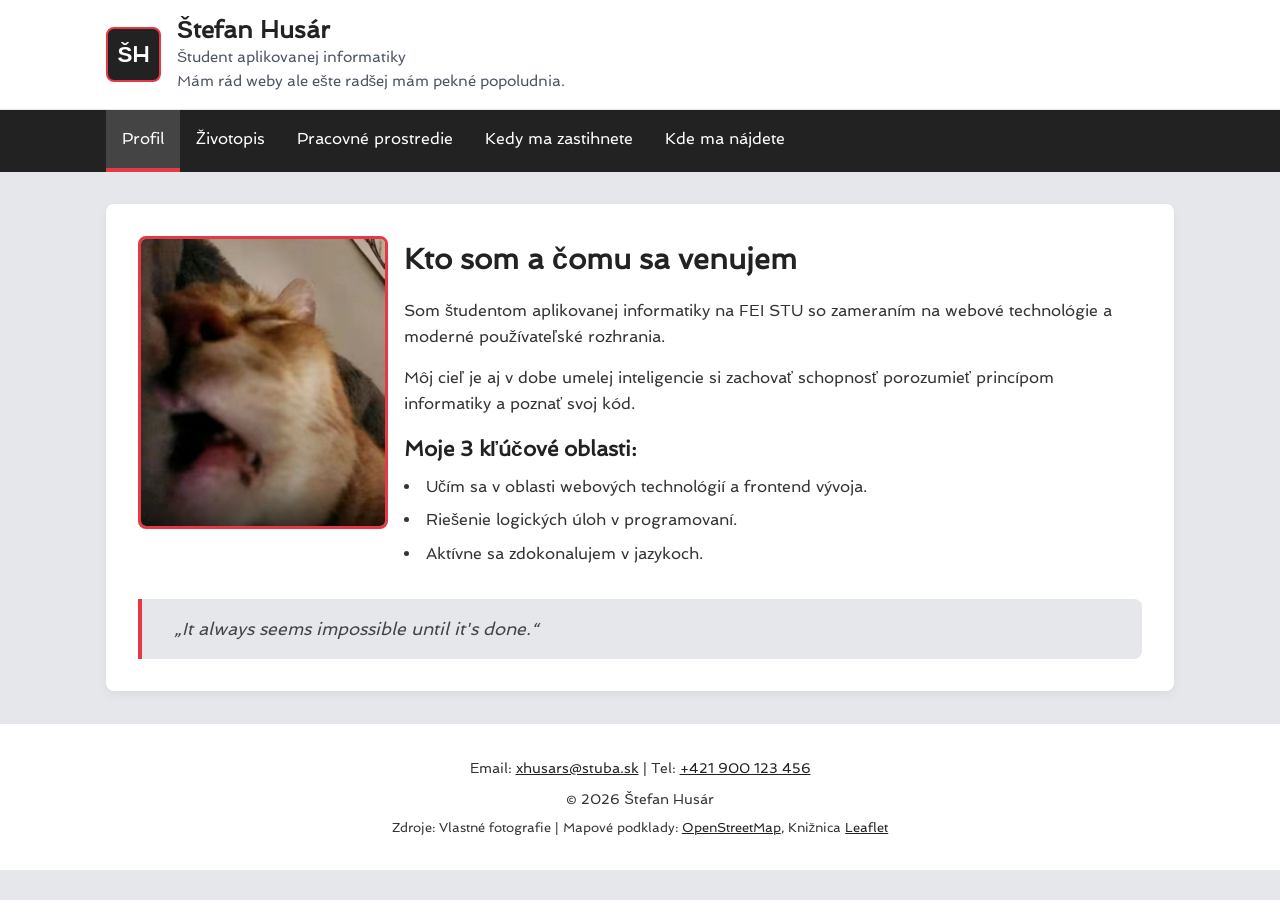
<file: index.html>
<!DOCTYPE html>
<html lang="sk">
<head>
    <meta charset="UTF-8">
    <meta name="viewport" content="width=device-width, initial-scale=1.0">
    <title>Profil | Moja Online Vizitka</title>
    <meta name="description" content="Osobný profil a predstavenie študenta aplikovanej informatiky.">
    
    <!-- Open Graph metadata -->
    <meta property="og:title" content="Profil | Moja Online Vizitka">
    <meta property="og:description" content="Osobný profil a predstavenie študenta aplikovanej informatiky.">
    <meta property="og:image" content="img/me.jpg">
    <meta property="og:type" content="website">

    <link rel="stylesheet" href="css/styles.css">
    <link rel="icon" href="favicon.ico" type="image/x-icon">
</head>
<body>

    <a href="#main-content" class="skip-link">Preskočiť na obsah</a>

    <!-- Header for monogram and slogan -->
    <header class="site-header">
        <div class="site-header__container container">
            <div class="site-header__monogram" aria-hidden="true">ŠH</div>
            <div class="site-header__text">
                <h1 class="site-header__title">Štefan Husár</h1>
                <p class="site-header__slogan">Študent aplikovanej informatiky <br>Mám rád weby ale ešte radšej mám pekné popoludnia.</p>
            </div>
        </div>
    </header>

    <!-- Navigation bar -->
    <nav class="main-nav" aria-label="Hlavná navigácia">
        <div class="main-nav__container container">
            <button id="menu-toggle" class="menu-toggle" aria-label="Otvoriť menu" aria-expanded="false">
                ☰
            </button>
            <ul class="main-nav__list" id="main-nav-list">
                <li class="main-nav__item">
                    <a href="index.html" class="main-nav__link main-nav__link--active">Profil</a>
                </li>
                <li class="main-nav__item">
                    <a href="pages/cv.html" class="main-nav__link">Životopis</a>
                </li>
                <li class="main-nav__item">
                    <a href="pages/workspace.html" class="main-nav__link">Pracovné prostredie</a>
                </li>
                <li class="main-nav__item">
                    <a href="pages/schedule.html" class="main-nav__link">Kedy ma zastihnete</a>
                </li>
                <li class="main-nav__item">
                    <a href="pages/map.html" class="main-nav__link">Kde ma nájdete</a>
                </li>
            </ul>
        </div>
    </nav>

    <!-- Here is content of the profile -->
    <main id="main-content" class="main-content container">
        <article class="profile-card">  
            <img 
                src="img/me.jpg" 
                alt="Fotografia Štefana Husára" 
                width="250" 
                height="293" 
                loading="lazy" 
                class="profile-card__img"
                style="float: left; margin-right: 1rem; margin-bottom: 1rem;"
            >
            <div class="profile-card__content">
                <h2 class="profile-card__heading">Kto som a čomu sa venujem</h2>
                
                <p class="profile-card__text">
                    Som študentom aplikovanej informatiky na FEI STU so zameraním na webové technológie 
                    a moderné používateľské rozhrania. 
                </p>
                
                <p class="profile-card__text">
                    Môj cieľ je aj v dobe umelej inteligencie si zachovať 
                    schopnosť porozumieť princípom informatiky a poznať svoj kód.
                </p>
                
                <h3 class="profile-card__subheading">Moje 3 kľúčové oblasti:</h3>
                <ul class="profile-card__list">
                    <li>Učím sa v oblasti webových technológií a frontend vývoja.</li>
                    <li>Riešenie logických úloh v programovaní.</li>
                    <li>Aktívne sa zdokonalujem v jazykoch.</li>
                </ul>
            </div>
            
            <!-- higlighted quote -->
            <aside class="profile-quote">
                <blockquote class="profile-quote__text">
                    „It always seems impossible until it's done.“
                </blockquote>
            </aside>

        </article>
    </main>

    <!-- Footer -->
    <footer class="site-footer">
    <div class="container">
        <address class="site-footer__contact">
            Email: <a href="mailto:xhusars@stuba.sk">xhusars@stuba.sk</a> | 
            Tel: <a href="tel:+421900123456">+421 900 123 456</a>
        </address>
        <p class="site-footer__copy">&copy; 2026 Štefan Husár</p>
        <p class="site-footer__sources" style="font-size: 0.8rem; margin-top: 0.5rem;">
            Zdroje: Vlastné fotografie | Mapové podklady: <a href="https://www.openstreetmap.org/copyright" target="_blank" rel="noopener">OpenStreetMap</a>, Knižnica <a href="https://leafletjs.com/" target="_blank" rel="noopener">Leaflet</a>
        </p>
    </div>
</footer>

    <script src="js/script.js"></script>
</body>
</html>
</file>
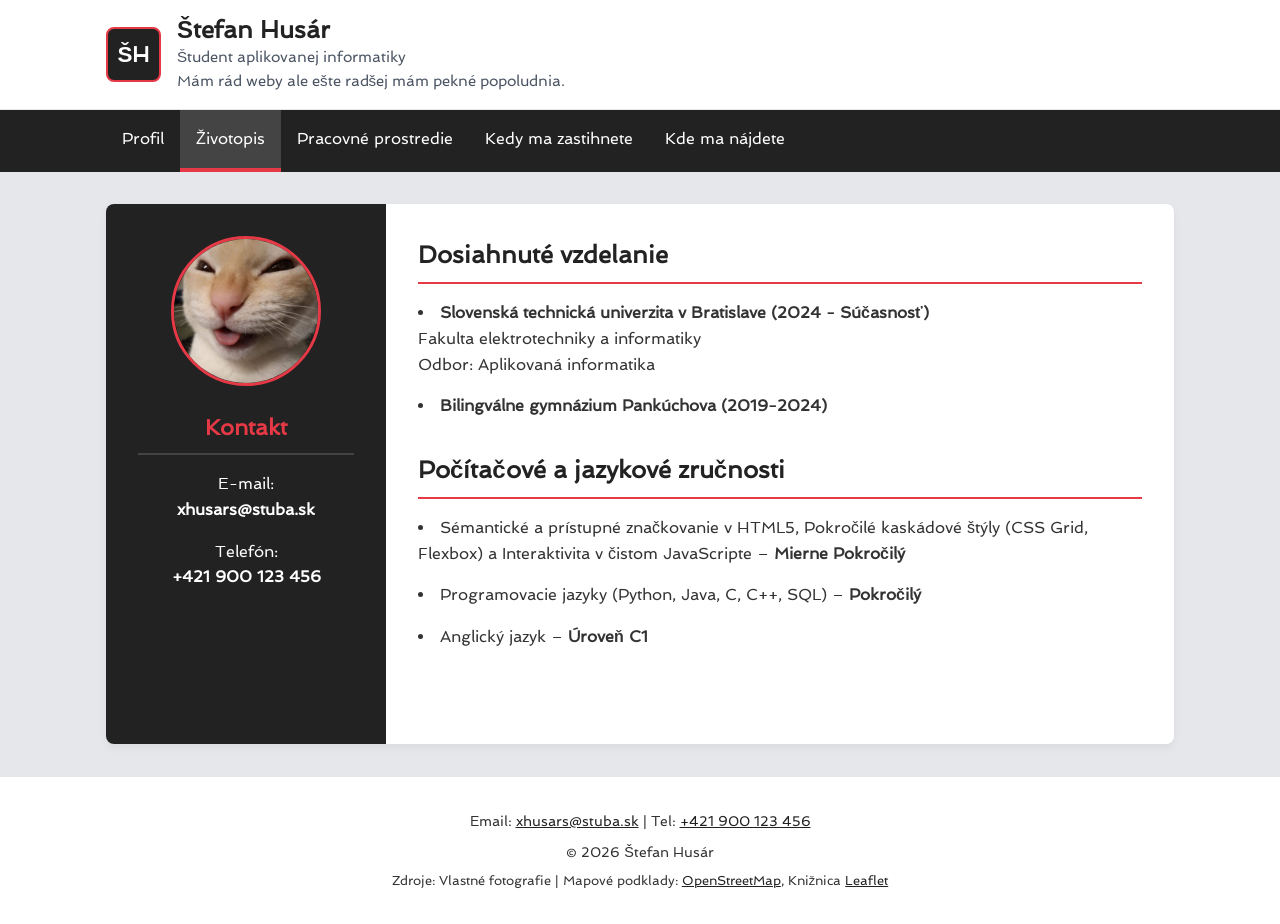
<file: pages/cv.html>
<!DOCTYPE html>
<html lang="sk">
<head>
    <meta charset="UTF-8">
    <meta name="viewport" content="width=device-width, initial-scale=1.0">
    <title>Životopis | Moja Online Vizitka</title>
    <meta name="description" content="Môj profesijný životopis, vzdelanie a zručnosti.">
    
    <meta property="og:title" content="Životopis | Moja Online Vizitka">
    <meta property="og:description" content="Môj profesijný životopis, vzdelanie a zručnosti.">
    <meta property="og:image" content="../img/me.jpg">
    <meta property="og:type" content="website">

    <link rel="stylesheet" href="../css/styles.css">
    <!-- Standard formatting style for CV-->
    <link rel="stylesheet" href="../css/print.css" media="print">
    <link rel="icon" href="../favicon.ico" type="image/x-icon">
</head>
<body>
    <a href="#main-content" class="skip-link">Preskočiť na obsah</a>

    <header class="site-header">
        <div class="site-header__container container">
            <div class="site-header__monogram" aria-hidden="true">ŠH</div>
            <div class="site-header__text">
                <h1 class="site-header__title">Štefan Husár</h1>
                <p class="site-header__slogan">Študent aplikovanej informatiky <br>Mám rád weby ale ešte radšej mám pekné popoludnia.</p>
            </div>
        </div>
    </header>

    <nav class="main-nav" aria-label="Hlavná navigácia">
        <div class="main-nav__container container">
            <button id="menu-toggle" class="menu-toggle" aria-label="Otvoriť menu" aria-expanded="false">
                ☰
                </button>
            <ul class="main-nav__list" id="main-nav-list">
                <li class="main-nav__item"><a href="../index.html" class="main-nav__link">Profil</a></li>
                <li class="main-nav__item"><a href="cv.html" class="main-nav__link main-nav__link--active">Životopis</a></li>
                <li class="main-nav__item"><a href="workspace.html" class="main-nav__link">Pracovné prostredie</a></li>
                <li class="main-nav__item"><a href="schedule.html" class="main-nav__link">Kedy ma zastihnete</a></li>
                <li class="main-nav__item"><a href="map.html" class="main-nav__link">Kde ma nájdete</a></li>
            </ul>
        </div>
    </nav>

    <main id="main-content" class="main-content container">
        <article class="cv-layout">
            <!-- Left column (Grid) -->
            <aside class="cv-sidebar">
                <img src="../img/me2.jpg" alt="Portrétová fotografia" width="150" height="150" loading="lazy" class="cv-sidebar__img">
                <h2 class="cv-sidebar__heading">Kontakt</h2>
                <address class="cv-contact">
                    <p>E-mail:<br><a href="mailto:xhusars@stuba.sk">xhusars@stuba.sk</a></p>
                    <p>Telefón:<br><a href="tel:+421900123456">+421 900 123 456</a></p>
                </address>
            </aside>

            <!-- Right column (Grid) -->
            <section class="cv-main">
                <h2 class="cv-main__heading">Dosiahnuté vzdelanie</h2>
                <ul class="cv-list">
                    <li>
                        <strong>Slovenská technická univerzita v Bratislave (2024 - Súčasnosť)</strong><br>
                        Fakulta elektrotechniky a informatiky<br>
                        Odbor: Aplikovaná informatika
                    </li>
                    <li>
                        <strong>Bilingválne gymnázium Pankúchova (2019-2024)</strong><br>
                    </li>
                </ul>
                <h2 class="cv-main__heading">Počítačové a jazykové zručnosti</h2>
                <ul class="cv-list">
                    <li>Sémantické a prístupné značkovanie v HTML5, Pokročilé kaskádové štýly (CSS Grid, Flexbox) a Interaktivita v čistom JavaScripte – <strong>Mierne Pokročilý</strong></li>
                    <li>Programovacie jazyky (Python, Java, C, C++, SQL) – <strong>Pokročilý</strong></li>
                    <li>Anglický jazyk – <strong>Úroveň C1</strong></li>
                </ul>
            </section>
        </article>
    </main>

    <footer class="site-footer">
    <div class="container">
        <address class="site-footer__contact">
            Email: <a href="mailto:xhusars@stuba.sk">xhusars@stuba.sk</a> | 
            Tel: <a href="tel:+421900123456">+421 900 123 456</a>
        </address>
        <p class="site-footer__copy">&copy; 2026 Štefan Husár</p>
        <p class="site-footer__sources" style="font-size: 0.8rem; margin-top: 0.5rem;">
            Zdroje: Vlastné fotografie | Mapové podklady: <a href="https://www.openstreetmap.org/copyright" target="_blank" rel="noopener">OpenStreetMap</a>, Knižnica <a href="https://leafletjs.com/" target="_blank" rel="noopener">Leaflet</a>
        </p>
    </div>
</footer>

    <script src="../js/script.js"></script>
</body>
</html>
</file>
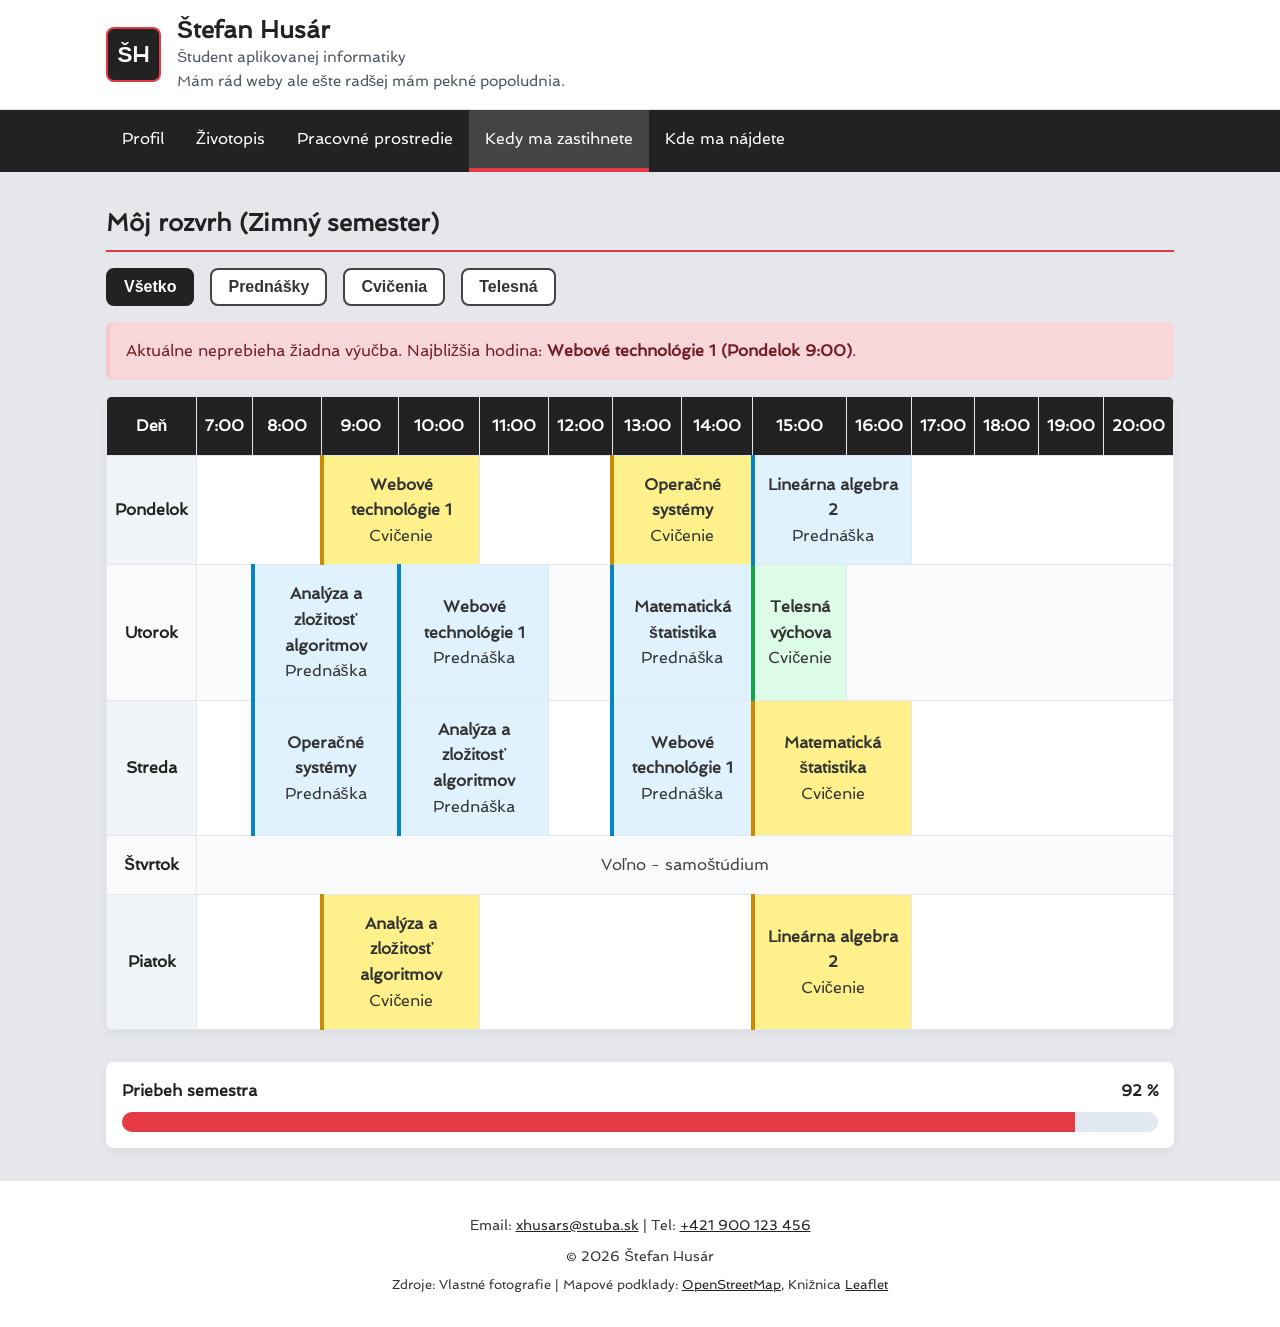
<file: pages/schedule.html>
<!DOCTYPE html>
<html lang="sk">
<head>
    <meta charset="UTF-8">
    <meta name="viewport" content="width=device-width, initial-scale=1.0">
    <title>Kedy ma zastihnete | Moja Online Vizitka</title>
    <meta name="description" content="Môj týždenný rozvrh na univerzite.">
    <meta property="og:title" content="Kedy ma zastihnete | Moja Online Vizitka">
    <meta property="og:description" content="Môj týždenný rozvrh na univerzite.">
    <meta property="og:image" content="../img/me.jpg">
    <meta property="og:type" content="website">
    
    <link rel="stylesheet" href="../css/styles.css">
    <link rel="icon" href="../favicon.ico" type="image/x-icon">
</head>
<body>
    <a href="#main-content" class="skip-link">Preskočiť na obsah</a>

    <header class="site-header">
        <div class="site-header__container container">
            <div class="site-header__monogram" aria-hidden="true">ŠH</div>
            <div class="site-header__text">
                <h1 class="site-header__title">Štefan Husár</h1>
                <p class="site-header__slogan">Študent aplikovanej informatiky <br>Mám rád weby ale ešte radšej mám pekné popoludnia.</p>
            </div>
        </div>
    </header>

    <nav class="main-nav" aria-label="Hlavná navigácia">
        <div class="main-nav__container container" >
            <button id="menu-toggle" class="menu-toggle" aria-label="Otvoriť menu" aria-expanded="false">
             ☰
            </button>
            <ul class="main-nav__list" id="main-nav-list">
                <li class="main-nav__item"><a href="../index.html" class="main-nav__link">Profil</a></li>
                <li class="main-nav__item"><a href="cv.html" class="main-nav__link">Životopis</a></li>
                <li class="main-nav__item"><a href="workspace.html" class="main-nav__link">Pracovné prostredie</a></li>
                <li class="main-nav__item"><a href="schedule.html" class="main-nav__link main-nav__link--active">Kedy ma zastihnete</a></li>
                <li class="main-nav__item"><a href="map.html" class="main-nav__link">Kde ma nájdete</a></li>
            </ul>
        </div>
    </nav>

    <main id="main-content" class="main-content container">
        <h2 class="cv-main__heading" style="margin-top: 2rem;">Môj rozvrh (Zimný semester)</h2>
        
        <!-- Filters for JavaScript -->
        <div class="schedule-filters">
            <button class="filter-btn filter-btn--active" data-filter="all">Všetko</button>
            <button class="filter-btn" data-filter="lecture">Prednášky</button>
            <button class="filter-btn" data-filter="exercise">Cvičenia</button>
            <button class="filter-btn" data-filter="other">Telesná</button>
        </div>

        <!-- Notifications (Hidden via CSS, JS will enable them) -->
        <div id="schedule-message" class="schedule-message" hidden>
            Aktuálne neprebieha žiadna výučba.
        </div>
        <div id="filter-message" class="schedule-message" hidden>
            Pre tento filter nie sú v rozvrhu žiadne hodiny.
        </div>

        <!-- Responsive table container -->
        <div class="table-responsive">
            <table class="schedule-table">
                <thead>
                    <tr>
                        <th>Deň</th>
                        <th>7:00</th>
                        <th>8:00</th>
                        <th>9:00</th>
                        <th>10:00</th>
                        <th>11:00</th>
                        <th>12:00</th>
                        <th>13:00</th>
                        <th>14:00</th>
                        <th>15:00</th>
                        <th>16:00</th>
                        <th>17:00</th>
                        <th>18:00</th>
                        <th>19:00</th>
                        <th>20:00</th>
                    </tr>
                </thead>
                <tbody>
                    <!-- Monday -->
                    <tr>
                        <th>Pondelok</th>
                        <td class="empty-slot" colspan="2"></td> 
                        <td class="exercise" data-type="exercise" colspan="2"><strong>Webové technológie 1</strong><br>Cvičenie</td>
                        <td class="empty-slot" colspan="2"></td> 
                        <td class="exercise" data-type="exercise" colspan="2"><strong>Operačné systémy</strong><br>Cvičenie</td>
                        <td class="lecture" data-type="lecture" colspan="2"><strong>Lineárna algebra 2</strong><br>Prednáška</td>
                        <td class="empty-slot" colspan="4"></td> 
                    </tr>
                    
                    <!-- Tuesday -->
                    <tr>
                        <th>Utorok</th>
                        <td class="empty-slot"></td> 
                        <td class="lecture" data-type="lecture" colspan="2"><strong>Analýza a zložitosť algoritmov</strong><br>Prednáška</td>
                        <td class="lecture" data-type="lecture" colspan="2"><strong>Webové technológie 1</strong><br>Prednáška</td>
                        <td class="empty-slot"></td> 
                        <td class="lecture" data-type="lecture" colspan="2"><strong>Matematická štatistika</strong><br>Prednáška</td>
                        <td class="pe" data-type="other"><strong>Telesná výchova</strong><br>Cvičenie</td>
                        <td class="empty-slot" colspan="5"></td> 
                    </tr>
                    
                    <!-- Wednesday -->
                    <tr>
                        <th>Streda</th>
                        <td class="empty-slot"></td> 
                        <td class="lecture" data-type="lecture" colspan="2"><strong>Operačné systémy</strong><br>Prednáška</td>
                        <td class="lecture" data-type="lecture" colspan="2"><strong>Analýza a zložitosť algoritmov</strong><br>Prednáška</td>
                        <td class="empty-slot"></td> 
                        <td class="lecture" data-type="lecture" colspan="2"><strong>Webové technológie 1</strong><br>Prednáška</td> 
                        <td class="exercise" data-type="exercise" colspan="2"><strong>Matematická štatistika</strong><br>Cvičenie</td> 
                        <td class="empty-slot" colspan="4"></td> 
                    </tr>
                    
                    <!-- Thursday -->
                    <tr>
                        <th>Štvrtok</th>
                        <td class="empty-slot" colspan="14" style="text-align: center; color: var(--color-brand-secondary);">Voľno - samoštúdium</td>
                    </tr>
                    
                    <!-- Friday -->
                    <tr>
                        <th>Piatok</th>
                        <td class="empty-slot" colspan="2"></td> 
                        <td class="exercise" data-type="exercise" colspan="2"><strong>Analýza a zložitosť algoritmov</strong><br>Cvičenie</td>
                        <td class="empty-slot" colspan="4"></td> 
                        <td class="exercise" data-type="exercise" colspan="2"><strong>Lineárna algebra 2</strong><br>Cvičenie</td>
                        <td class="empty-slot" colspan="4"></td> 
                    </tr>
                </tbody>
            </table>
        </div>

        <!-- Progress bar for semester -->
        <div class="semester-progress">
            <div class="semester-progress__header">
                <span>Priebeh semestra</span>
                <span id="progress-text">0 %</span>
            </div>
            <div class="semester-progress__track">
                <div id="progress-bar" class="semester-progress__fill" style="width: 0%;"></div>
            </div>
        </div>
    </main>

    <footer class="site-footer">
    <div class="container">
        <address class="site-footer__contact">
            Email: <a href="mailto:xhusars@stuba.sk">xhusars@stuba.sk</a> | 
            Tel: <a href="tel:+421900123456">+421 900 123 456</a>
        </address>
        <p class="site-footer__copy">&copy; 2026 Štefan Husár</p>
        <p class="site-footer__sources" style="font-size: 0.8rem; margin-top: 0.5rem;">
            Zdroje: Vlastné fotografie | Mapové podklady: <a href="https://www.openstreetmap.org/copyright" target="_blank" rel="noopener">OpenStreetMap</a>, Knižnica <a href="https://leafletjs.com/" target="_blank" rel="noopener">Leaflet</a>
        </p>
    </div>
</footer>
    <script src="../js/script.js"></script>
</body>
</html>
</file>
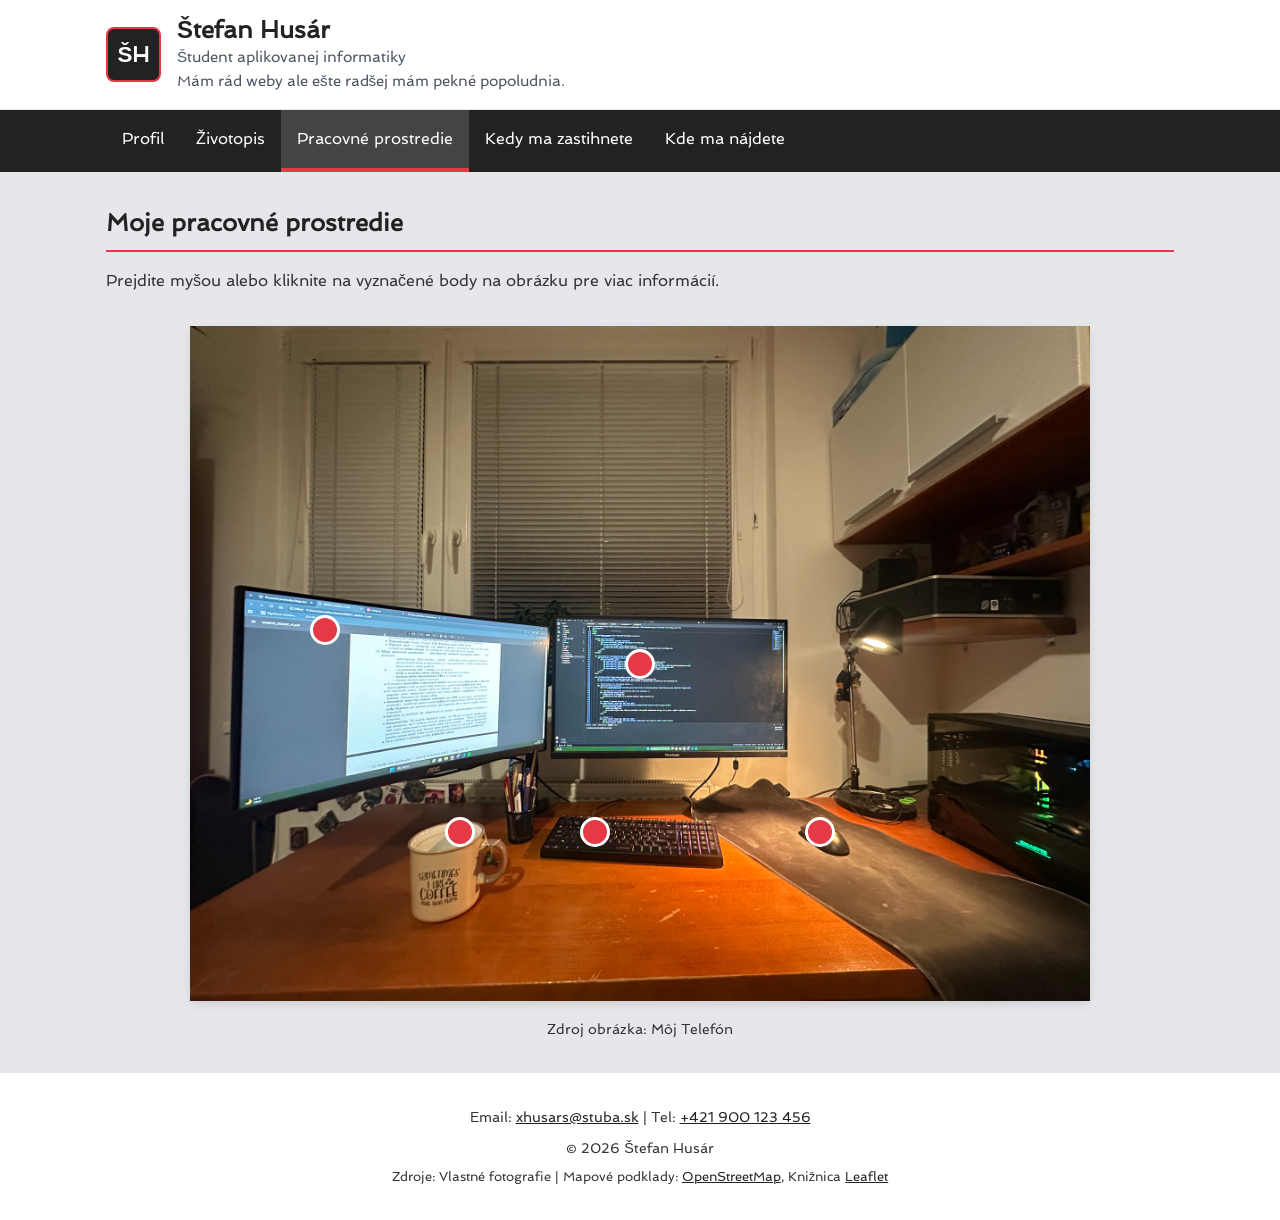
<file: pages/workspace.html>
<!DOCTYPE html>
<html lang="sk">
<head>
    <meta charset="UTF-8">
    <meta name="viewport" content="width=device-width, initial-scale=1.0">
    <title>Pracovné prostredie | Moja Online Vizitka</title>
    <meta name="description" content="Pozrite sa na moje pracovné prostredie.">
    <meta property="og:title" content="Pracovné prostredie | Moja Online Vizitka">
    <meta property="og:description" content="Pozrite sa na moje pracovné prostredie.">
    <meta property="og:image" content="../img/workspace.jpeg">
    <meta property="og:type" content="website">
    
    <link rel="stylesheet" href="../css/styles.css">
    <link rel="icon" href="../favicon.ico" type="image/x-icon">
</head>
<body>
    <a href="#main-content" class="skip-link">Preskočiť na obsah</a>

    <header class="site-header">
        <div class="site-header__container container">
            <div class="site-header__monogram" aria-hidden="true">ŠH</div>
            <div class="site-header__text">
                <h1 class="site-header__title">Štefan Husár</h1>
                <p class="site-header__slogan">Študent aplikovanej informatiky <br>Mám rád weby ale ešte radšej mám pekné popoludnia.</p>
            </div>
        </div>
    </header>

    <nav class="main-nav" aria-label="Hlavná navigácia">
        <div class="main-nav__container container">
            <button id="menu-toggle" class="menu-toggle" aria-label="Otvoriť menu" aria-expanded="false">
             ☰
            </button>
            <ul class="main-nav__list" id="main-nav-list">
                <li class="main-nav__item"><a href="../index.html" class="main-nav__link">Profil</a></li>
                <li class="main-nav__item"><a href="cv.html" class="main-nav__link">Životopis</a></li>
                <li class="main-nav__item"><a href="workspace.html" class="main-nav__link main-nav__link--active">Pracovné prostredie</a></li>
                <li class="main-nav__item"><a href="schedule.html" class="main-nav__link">Kedy ma zastihnete</a></li>
                <li class="main-nav__item"><a href="map.html" class="main-nav__link">Kde ma nájdete</a></li>
            </ul>
        </div>
    </nav>

    <main id="main-content" class="main-content container">
        <h2 class="cv-main__heading" style="margin-top: 2rem;">Moje pracovné prostredie</h2>
        <p style="margin-bottom: 2rem;">Prejdite myšou alebo kliknite na vyznačené body na obrázku pre viac informácií.</p>

        <!-- Main container for interactive image -->
        <div class="interactive-workspace">
            
            <div class="image-wrapper">
                <img src="../img/workspace.jpeg" alt="Moje pracovné prostredie s notebookom a kávou" class="workspace-img" width="900" height="600">

                <!-- Hotspot 1 -->
                <div class="hotspot" style="top: 50%; left: 50%;">
                    <button class="hotspot__btn" aria-label="Detail o editore"><span class="sr-only">+</span></button>
                    <div class="hotspot__panel">
                        <h3>Veľký Monitor</h3>
                        <p>Dôležitý pre <strong>HTML5</strong> a pri akomkoľvek predmete.</p>
                    </div>
                </div>

                <!-- Hotspot 2 -->
                <div class="hotspot" style="top: 75%; left: 45%;">
                    <button class="hotspot__btn" aria-label="Detail o klávesnici"><span class="sr-only">+</span></button>
                    <div class="hotspot__panel">
                        <h3>Mechanická klávesnica</h3>
                        <p>Nevyhnutnosť pre rýchle písanie čistého CSS kódu. Má výbornú odozvu.</p>
                    </div>
                </div>

                <!-- Hotspot 3 -->
                <div class="hotspot" style="top: 45%; left: 15%;">
                    <button class="hotspot__btn" aria-label="Detail o monitore"><span class="sr-only">+</span></button>
                    <div class="hotspot__panel">
                        <h3>Druhý monitor</h3>
                        <p>Slúži mi na okamžitý náhľad zmien cez Live Server (ako práve teraz!).</p>
                    </div>
                </div>

                <!-- Hotspot 4 -->
                <div class="hotspot" style="top: 75%; left: 70%;">
                    <button class="hotspot__btn" aria-label="Detail o myši"><span class="sr-only">+</span></button>
                    <div class="hotspot__panel">
                        <h3>Myš</h3>
                        <p>Po vyskúšaní viacerých modelov mi táto najlepšie sedí v ruke.</p>
                    </div>
                </div>

                <!-- Hotspot 5 -->
                <div class="hotspot" style="top: 75%; left: 30%;">
                    <button class="hotspot__btn" aria-label="Detail o káve"><span class="sr-only">+</span></button>
                    <div class="hotspot__panel">
                        <h3>Šálka kávy</h3>
                        <p>Základné "palivo" každého študenta informatiky na FEI STU.</p>
                    </div>
                </div>
            </div> 

            <div class="hotspot-default-panel">
                <h3>Vyberte bod na obrázku</h3>
                <p>Kliknutím na body vyššie sa tu zobrazia detaily o mojom prostredí.</p>
            </div>

        </div>

        <p style="margin-top: 1rem; font-size: 0.9rem; text-align: center;">
            Zdroj obrázka: Môj Telefón
        </p>
    </main>

    <footer class="site-footer">
    <div class="container">
        <address class="site-footer__contact">
            Email: <a href="mailto:xhusars@stuba.sk">xhusars@stuba.sk</a> | 
            Tel: <a href="tel:+421900123456">+421 900 123 456</a>
        </address>
        <p class="site-footer__copy">&copy; 2026 Štefan Husár</p>
        <p class="site-footer__sources" style="font-size: 0.8rem; margin-top: 0.5rem;">
            Zdroje: Vlastné fotografie | Mapové podklady: <a href="https://www.openstreetmap.org/copyright" target="_blank" rel="noopener">OpenStreetMap</a>, Knižnica <a href="https://leafletjs.com/" target="_blank" rel="noopener">Leaflet</a>
        </p>
    </div>
</footer>
    <script src="../js/script.js"></script>
</body>
</html>
</file>
<file: css/styles.css>
/* Local font loading */
@font-face {
    font-family: 'Spinnaker';
    src: url('../fonts/spinnaker.woff2') format('woff2');
    font-weight: 400;
    font-style: normal;
    font-display: swap;
}

/* Design system - required variables in root */
:root {
    /* Brand colors */
    --color-brand-primary: #222222;
    --color-brand-secondary: #444444;
    --color-accent: #e63946;
    
    /* Text and background colors */
    --color-text: #333333;
    --color-text-muted: #4b5563;
    --color-bg: #e5e7eb;
    --color-white: #ffffff;
    --color-border: #e5e7eb;
    
    /* Transparent and overlay colors */
    --color-white-transparent: rgba(255, 255, 255, 0.95);
    --color-accent-transparent: rgba(230, 57, 70, 0.4);
    --color-accent-transparent-zero: rgba(230, 57, 70, 0);
    --color-overlay: rgba(0, 0, 0, 0.4);
    
    /* Shadows */
    --shadow-sm: rgba(0, 0, 0, 0.05);
    --shadow-md: rgba(0, 0, 0, 0.1);
    --shadow-lg: rgba(0, 0, 0, 0.15);
    --shadow-xl: rgba(0, 0, 0, 0.2);
    
    /* Schedule and map specific colors */
    --color-error-bg: #f8d7da;
    --color-error-text: #721c24;
    --color-error-border: #f5c6cb;
    --color-table-border: #e2e8f0;
    --color-table-th-bg: #f1f5f9;
    --color-table-stripe: #f8fafc;
    --color-disabled-text: #94a3b8;
    
    --color-bg-lecture: #e0f2fe;
    --color-border-lecture: #0284c7;
    --color-bg-exercise: #fef08a;
    --color-border-exercise: #ca8a04;
    --color-bg-pe: #dcfce7;
    --color-border-pe: #16a34a;
    --color-text-pe: #166534;
    
    /* Typography and spacing */
    --font-main: 'Spinnaker', sans-serif;
    --radius: 8px;
    --space-sm: 0.5rem;
    --space-md: 1rem;
    --space-lg: 2rem;
}

/* Reset and basic settings */
* {
    box-sizing: border-box;
    margin: 0;
    padding: 0;
}

body {
    font-family: var(--font-main);
    color: var(--color-text);
    background-color: var(--color-bg);
    line-height: 1.6;
}

/* Fluid container with automatic margins */
.container {
    max-width: 1100px;
    margin: 0 auto;
    padding: 0 var(--space-md);
} 

/* Skip link for accessibility */
.skip-link {
    position: absolute;
    top: -100px;
    left: var(--space-md);
    background: var(--color-accent);
    color: var(--color-white);
    padding: var(--space-sm) var(--space-md);
    border-radius: var(--radius);
    text-decoration: none;
    font-weight: bold;
    z-index: 9999;
}

.skip-link:focus-visible {
    top: var(--space-md);
}

/* --- Header --- */
.site-header {
    background-color: var(--color-white);
    border-bottom: 1px solid var(--color-border);
    padding: var(--space-md) 0;
}

.site-header__container {
    display: flex;
    align-items: center;
    gap: var(--space-md);
}

/* Monogram as a graphic sign */
.site-header__monogram {
    display: inline-flex;
    align-items: center;
    justify-content: center;
    width: 55px;
    height: 55px;
    background-color: var(--color-brand-primary);
    color: var(--color-white);
    font-weight: bold;
    font-size: 1.4rem;
    border-radius: var(--radius);
    border: 2px solid var(--color-accent);
}

.site-header__title {
    font-size: 1.5rem;
    color: var(--color-brand-primary);
    line-height: 1.2;
}

.site-header__slogan {
    font-size: 0.95rem;
    color: var(--color-text-muted);
}

/* --- Navigation (horizontal menu below header) --- */
.main-nav {
    background-color: var(--color-brand-primary);
}

.main-nav__list {
    list-style: none;
    display: flex;
    flex-wrap: wrap;
}

.main-nav__link {
    display: block;
    padding: var(--space-md) var(--space-md);
    color: var(--color-white);
    text-decoration: none;
    font-weight: 500;
    transition: background-color 0.2s ease;
}

/* Hover and Focus states (L-V-F-H-A order) */
.main-nav__link:hover {
    background-color: var(--color-brand-secondary);
}

.main-nav__link:focus-visible {
    outline: 2px solid var(--color-accent);
    outline-offset: -2px;
}

/* Active page highlight */
.main-nav__link--active {
    background-color: var(--color-brand-secondary);
    border-bottom: 4px solid var(--color-accent);
}

/* --- Footer --- */
.site-footer {
    background-color: var(--color-white);
    border-top: 1px solid var(--color-border);
    padding: var(--space-lg) 0;
    margin-top: var(--space-lg);
    font-size: 0.9rem;
    text-align: center;
}

.site-footer__contact {
    font-style: normal;
    margin-bottom: var(--space-sm);
}

.site-footer a {
    color: var(--color-brand-primary);
}

/* --- Profile (index.html) --- */
.profile-card {
    background-color: var(--color-white);
    padding: var(--space-lg);
    margin: var(--space-lg) 0;
    border-radius: var(--radius);
    box-shadow: 0 4px 10px var(--shadow-sm);
}

/* Required photo wrap using float left */
.profile-card__img {
    float: left;
    margin: 0 var(--space-lg) var(--space-md) 0;
    border-radius: var(--radius);
    border: 3px solid var(--color-accent);
    object-fit: cover;
}

.profile-card__heading {
    color: var(--color-brand-primary);
    margin-bottom: var(--space-md);
    font-size: 1.8rem;
}

.profile-card__text {
    margin-bottom: var(--space-md);
}

.profile-card__subheading {
    color: var(--color-brand-primary);
    margin-bottom: var(--space-sm);
    font-size: 1.3rem;
}

.profile-card__list {
    list-style-position: inside;
    margin-bottom: var(--space-md);
}

.profile-card__list li {
    margin-bottom: var(--space-sm);
}

/* Aside block with quote */
.profile-quote {
    clear: both; 
    background-color: var(--color-bg);
    padding: var(--space-md) var(--space-lg);
    border-left: 4px solid var(--color-accent);
    border-radius: 0 var(--radius) var(--radius) 0;
    margin-top: var(--space-lg);
}

.profile-quote__text {
    font-style: italic;
    font-size: 1.1rem;
    color: var(--color-brand-secondary);
}

/* Responsiveness for Profile - photo must not float on mobile */
@media (max-width: 768px) {
    .profile-card__img {
        float: none;
        display: block;
        margin: 0 auto var(--space-md) auto;
    }
}

/* --- Resume (cv.html) --- */
.cv-layout {
    display: grid;
    grid-template-columns: 280px 1fr;
    min-height: 60vh;
    margin: var(--space-lg) 0;
    border-radius: var(--radius);
    overflow: hidden;
    box-shadow: 0 4px 10px var(--shadow-sm);
}

.cv-sidebar {
    background-color: var(--color-brand-primary);
    color: var(--color-white);
    padding: var(--space-lg);
    text-align: center;
}

.cv-sidebar__img {
    border-radius: 50%;
    object-fit: cover;
    border: 3px solid var(--color-accent);
    margin-bottom: var(--space-md);
}

.cv-sidebar__heading {
    font-size: 1.4rem;
    margin-bottom: var(--space-md);
    color: var(--color-accent);
    border-bottom: 2px solid var(--color-brand-secondary);
    padding-bottom: var(--space-sm);
}

.cv-contact {
    font-style: normal;
}

.cv-contact p {
    margin-bottom: var(--space-md);
}

.cv-contact a {
    color: var(--color-white);
    text-decoration: none;
    font-weight: bold;
}

.cv-contact a:hover {
    color: var(--color-accent);
    text-decoration: underline;
}

.cv-main {
    background-color: var(--color-white);
    padding: var(--space-lg);
}

.cv-main__heading {
    color: var(--color-brand-primary);
    border-bottom: 2px solid var(--color-accent);
    padding-bottom: var(--space-sm);
    margin-bottom: var(--space-md);
    margin-top: var(--space-lg);
}

.cv-main__heading:first-of-type {
    margin-top: 0;
}

.cv-list {
    list-style-position: inside;
    margin-bottom: var(--space-md);
}

.cv-list li {
    margin-bottom: var(--space-md);
    color: var(--color-text);
}

/* Responsiveness - on mobile remove 2 columns and stack them */
@media (max-width: 768px) {
    .cv-layout {
        grid-template-columns: 1fr;
    }
}

/* --- Workspace (workspace.html) --- */
.interactive-workspace {
    position: relative;
    width: 100%;
    max-width: 900px;
    margin: 0 auto;
    border-radius: var(--radius);
    box-shadow: 0 4px 10px var(--shadow-md);
    background-color: var(--color-white);
    overflow: visible;
}

/* NEW WRAPPER: Keeps exact image proportions for percentage calculation */
.image-wrapper {
    position: relative; 
    width: 100%;
    font-size: 0;
}

.workspace-img {
    display: block;
    width: 100%;
    height: auto;
    object-fit: cover;
}

/* Class for hiding text for screen readers */
.sr-only {
    position: absolute;
    width: 1px;
    height: 1px;
    padding: 0;
    margin: -1px;
    overflow: hidden;
    clip: rect(0, 0, 0, 0);
    border: 0;
}

/* Hotspots themselves (buttons on image) */
.hotspot {
    position: absolute;
    z-index: 5;
}

.hotspot__btn {
    position: absolute;
    top: -15px; 
    left: -15px;
    width: 30px;
    height: 30px;
    background-color: var(--color-accent);
    border: 3px solid var(--color-white);
    border-radius: 50%;
    cursor: pointer;
    box-shadow: 0 0 0 var(--color-accent-transparent);
    transition: transform 0.2s ease;
}

.hotspot__btn:hover,
.hotspot__btn:focus-visible {
    transform: scale(1.2);
    outline: none;
}

/* Info panel on PC (hidden at first) */
.hotspot__panel {
    position: absolute;
    top: 40px;
    left: 50%;
    transform: translateX(-50%);
    width: 250px;
    background: var(--color-white-transparent);
    padding: var(--space-md);
    border-radius: var(--radius);
    border-top: 4px solid var(--color-brand-primary);
    box-shadow: 0 4px 12px var(--shadow-xl);
    
    opacity: 0;
    visibility: hidden;
    transition: opacity 0.3s ease, visibility 0.3s ease;
    z-index: 10;
    pointer-events: none;
}

.hotspot__panel h3 {
    margin-bottom: var(--space-sm);
    color: var(--color-brand-primary);
    font-size: 1.1rem;
}

.hotspot__panel p {
    font-size: 0.95rem;
    margin-bottom: 0;
}

/* Show panel on hover or focus */
.hotspot:hover .hotspot__panel,
.hotspot:focus-within .hotspot__panel {
    opacity: 1;
    visibility: visible;
}

/* Default panel is hidden on desktop */
.hotspot-default-panel {
    display: none;
}

/* --- RESPONSIVENESS (MOBILE) - No jumping --- */
@media (max-width: 768px) {
    /* Show default panel at the bottom */
    .hotspot-default-panel {
        display: block;
        width: 100%;
        min-height: 150px;
        background-color: var(--color-bg);
        border-top: 2px solid var(--color-brand-secondary);
        padding: var(--space-md);
        box-sizing: border-box;
    }

    /* On mobile panel slides from bottom */
    .hotspot__panel {
        position: fixed;
        top: auto;
        bottom: 0;
        left: 0;
        transform: none;
        width: 100%;
        background-color: var(--color-white);
        border: none;
        border-top: 4px solid var(--color-accent);
        border-radius: var(--radius) var(--radius) 0 0;
        box-shadow: 0 -4px 15px var(--shadow-lg);
        z-index: 100;
    }

    /* Dark background overlay on mobile */
    .hotspot:focus-within::before, 
    .hotspot:hover::before {
        content: '';
        position: fixed;
        top: 0; 
        left: 0;
        width: 100vw; 
        height: 100vh;
        background: var(--color-overlay);
        z-index: -1;
        pointer-events: none;
    }
}

/* --- Schedule (schedule.html) --- */
.schedule-filters {
    display: flex;
    gap: var(--space-md);
    margin-bottom: var(--space-md);
    flex-wrap: wrap;
}

.filter-btn {
    background-color: var(--color-white);
    border: 2px solid var(--color-brand-secondary);
    color: var(--color-text);
    padding: var(--space-sm) var(--space-md);
    border-radius: var(--radius);
    cursor: pointer;
    font-weight: bold;
    font-size: 1rem;
    transition: all 0.2s ease;
}

.filter-btn:hover,
.filter-btn:focus-visible {
    border-color: var(--color-accent);
    outline: none;
}

.filter-btn--active {
    background-color: var(--color-brand-primary);
    border-color: var(--color-brand-primary);
    color: var(--color-white);
}

.schedule-message {
    background-color: var(--color-error-bg);
    color: var(--color-error-text);
    padding: var(--space-md);
    border-radius: var(--radius);
    margin-bottom: var(--space-md);
    border-left: 4px solid var(--color-error-border);
}

/* Enable scrolling on narrow screens */
.table-responsive {
    width: 100%;
    overflow-x: auto;
    background-color: var(--color-white);
    border-radius: var(--radius);
    box-shadow: 0 4px 10px var(--shadow-sm);
    margin-bottom: var(--space-lg);
}

.schedule-table {
    width: 100%;
    min-width: 800px;
    border-collapse: collapse;
    text-align: center;
}

.schedule-table th,
.schedule-table td {
    border: 1px solid var(--color-table-border);
    padding: var(--space-md) var(--space-sm);
}

.schedule-table thead th {
    background-color: var(--color-brand-primary);
    color: var(--color-white);
    font-weight: bold;
}

.schedule-table tbody th {
    background-color: var(--color-table-th-bg);
    color: var(--color-brand-primary);
}

/* Row striping using nth-of-type */
.schedule-table tbody tr:nth-of-type(even) th,
.schedule-table tbody tr:nth-of-type(even) td.empty-slot {
    background-color: var(--color-table-stripe);
}

/* Subject differentiation */
.lecture {
    background-color: var(--color-bg-lecture);
    border-left: 4px solid var(--color-border-lecture) !important;
}

.exercise {
    background-color: var(--color-bg-exercise);
    border-left: 4px solid var(--color-border-exercise) !important;
}

.pe {
    background-color: var(--color-bg-pe);
    border-left: 4px solid var(--color-border-pe) !important;
}

/* Current lesson highlight via JS */
.current-lesson {
    border: 3px solid var(--color-accent) !important;
    box-shadow: 0 0 10px var(--color-accent-transparent);
    animation: pulse 2s infinite;
}

@keyframes pulse {
    0% { box-shadow: 0 0 0 0 var(--color-accent-transparent); }
    70% { box-shadow: 0 0 0 10px var(--color-accent-transparent-zero); }
    100% { box-shadow: 0 0 0 0 var(--color-accent-transparent-zero); }
}

/* Semester progress bar */
.semester-progress {
    background-color: var(--color-white);
    padding: var(--space-md);
    border-radius: var(--radius);
    box-shadow: 0 4px 10px var(--shadow-sm);
}

.semester-progress__header {
    display: flex;
    justify-content: space-between;
    font-weight: bold;
    margin-bottom: var(--space-sm);
    color: var(--color-brand-primary);
}

.semester-progress__track {
    width: 100%;
    height: 20px;
    background-color: var(--color-table-border);
    border-radius: 10px;
    overflow: hidden;
}

.semester-progress__fill {
    height: 100%;
    background-color: var(--color-accent);
    transition: width 0.5s ease;
}

/* --- Map (map.html) --- */
.map-layout {
    display: grid;
    grid-template-columns: 320px 1fr;
    gap: var(--space-lg);
    margin-bottom: var(--space-lg);
    align-items: start;
}

.map-container {
    height: 500px;
    width: 100%;
    border-radius: var(--radius);
    border: 3px solid var(--color-brand-primary);
    box-shadow: 0 4px 10px var(--shadow-md);
    z-index: 1; /* For correct Leaflet rendering */
}

.map-controls {
    display: flex;
    flex-direction: column;
    gap: var(--space-md);
}

.map-panel {
    background-color: var(--color-white);
    padding: var(--space-md);
    border-radius: var(--radius);
    box-shadow: 0 4px 10px var(--shadow-sm);
}

.map-panel--info {
    background-color: var(--color-bg-lecture);
    border-left: 4px solid var(--color-border-lecture);
}

.map-panel h3 {
    margin-bottom: var(--space-sm);
    color: var(--color-brand-primary);
    font-size: 1.2rem;
}

.form-group {
    margin-bottom: var(--space-md);
}

.form-group label {
    display: block;
    margin-bottom: var(--space-sm);
    font-weight: bold;
    color: var(--color-text);
}

.map-select {
    width: 100%;
    padding: var(--space-sm);
    border: 2px solid var(--color-brand-secondary);
    border-radius: var(--radius);
    font-family: var(--font-main);
}

.map-select:disabled {
    background-color: var(--color-table-th-bg);
    color: var(--color-disabled-text);
    cursor: not-allowed;
}

.distance-result {
    margin-top: var(--space-md);
    padding: var(--space-sm);
    background-color: var(--color-bg-pe);
    border: 2px solid var(--color-border-pe);
    border-radius: var(--radius);
    text-align: center;
    color: var(--color-text-pe);
}

/* Map responsiveness */
@media (max-width: 768px) {
    .map-layout {
        grid-template-columns: 1fr;
    }
    
    .map-container {
        height: 400px;
        order: -1; /* Moves map above control panel on mobile */
    }
}
a:focus-visible, 
button:focus-visible, 
.filter-btn:focus-visible,
.hotspot-btn:focus-visible,
.skip-link:focus-visible,
input:focus-visible,
select:focus-visible {
    outline: 3px solid var(--color-accent);
    outline-offset: 3px;
    border-radius: 4px;
}
@media (prefers-reduced-motion: reduce) {
    *, 
    *::before, 
    *::after {
        animation-duration: 0.01ms !important;
        animation-iteration-count: 1 !important;
        transition-duration: 0.01ms !important;
        scroll-behavior: auto !important;
    }
}
/* 
   MOBILE NAVIGATION (HAMBURGER MENU)
 */

/* By default (on desktop), hide the hamburger button */
.menu-toggle {
    display: none;
    background: transparent;
    border: none;
    font-size: 2rem;
    color: var(--color-brand); 
    cursor: pointer;
    padding: 0.5rem;
}

/* Mobile styles */
@media (max-width: 768px) {
    .main-nav__container {
        display: flex;
        flex-wrap: wrap;
        justify-content: space-between;
        align-items: center;
    }

    /* Show the hamburger button on mobile */
    .menu-toggle {
        display: block;
    }

    /* Hide the list by default on mobile */
    .main-nav__list {
        display: none;
        flex-direction: column;
        width: 100%;
        text-align: center;
        padding-top: 1rem;
    }

    /* Spacing for mobile links */
    .main-nav__item {
        margin-bottom: 0.5rem;
    }

    /* Class added by JavaScript to show the menu */
    .main-nav__list--open {
        display: flex;
    }
}
</file>
<file: css/print.css>
/* css/print.css */
@media print {
    body {
        background-color: #ffffff !important;
        color: #000000 !important;
        font-size: 12pt;
    }

    /* Skrytí hlavičky, navigace a patičky při tisku */
    .site-header,
    .main-nav,
    .site-footer,
    .skip-link {
        display: none !important;
    }

    /* Vypnutí mřížky a stínů u životopisu */
    .cv-layout {
        display: block !important;
        box-shadow: none !important;
        margin: 0 !important;
    }

    /* Odstranění barev sloupců */
    .cv-sidebar, 
    .cv-main {
        background-color: transparent !important;
        color: #000000 !important;
        padding: 0 !important;
        text-align: left !important;
    }

    .cv-sidebar__img {
        width: 120px !important;
        height: 120px !important;
        border: 2px solid #000 !important;
    }

    .cv-sidebar__heading,
    .cv-main__heading {
        color: #000000 !important;
        border-bottom: 1px solid #000000 !important;
        page-break-after: avoid;
    }

    .cv-contact a {
        color: #000000 !important;
        text-decoration: none !important;
    }

    /* Omezení tiskových okrajů na jednu stránku */
    @page {
        margin: 2cm;
    }
}
</file>
